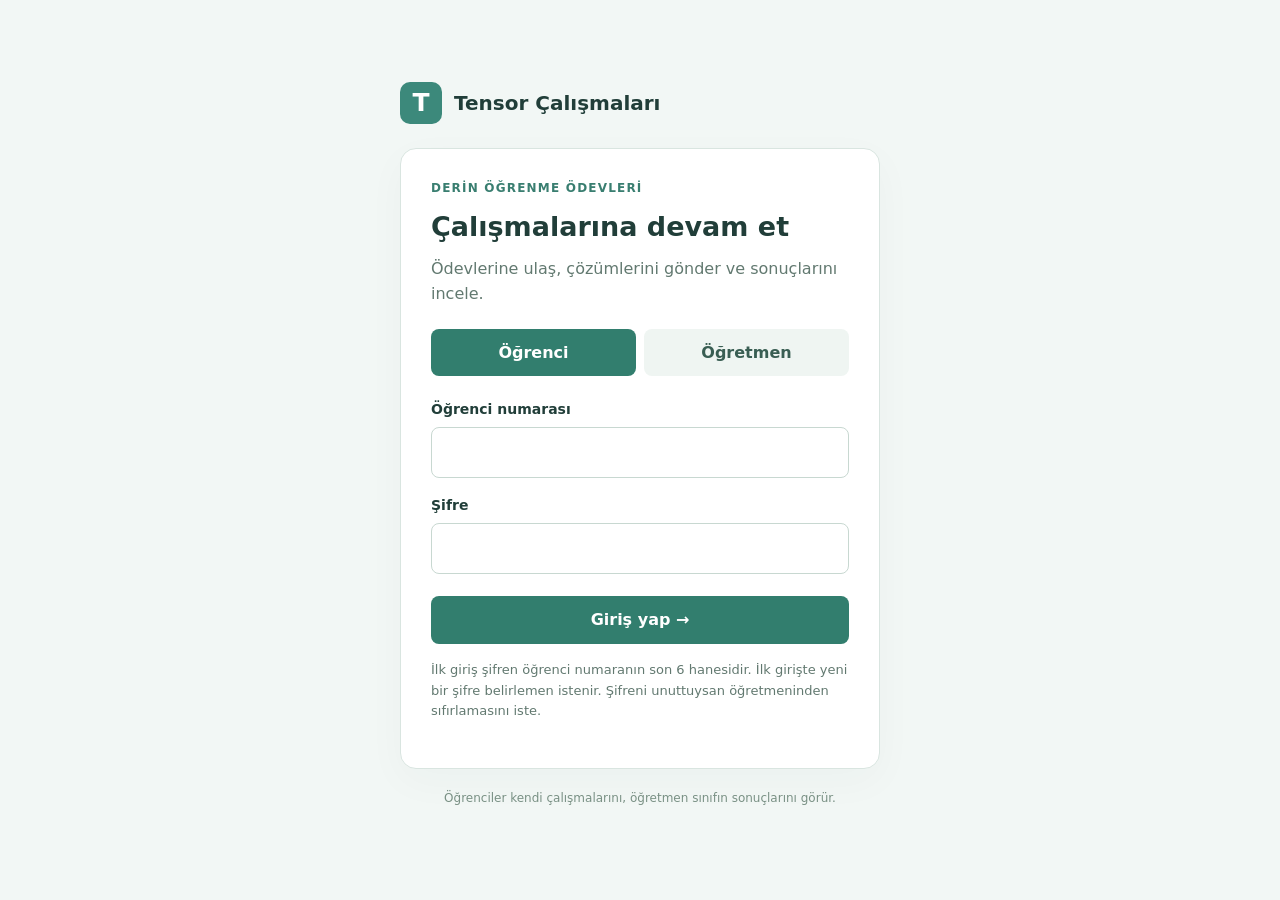
<file: index.html>
<!doctype html>
<html lang="tr">
<head>
  <meta charset="utf-8">
  <meta name="viewport" content="width=device-width, initial-scale=1">
  <meta name="theme-color" content="#f5f7f7">
  <title>Tensor Çalışmaları · Öğrenci</title>
  <link rel="stylesheet" href="./app.css">
  <link rel="stylesheet" href="./usage-guide.css">
  <link rel="stylesheet" href="./feedback.css">
</head>
<body>
  <div id="app" class="app-shell">
    <header class="topbar">
      <div class="brand"><span class="brand-mark" aria-hidden="true">T<span>·</span></span><span>Tensor <strong>Çalışmaları</strong></span></div>
      <div class="topbar-right"><span class="course-tag">DERİN ÖĞRENME</span><span class="avatar" aria-label="Deneme öğrenci hesabı">D</span></div>
    </header>

    <div class="preview-bar" aria-label="Öğretmen önizleme araçları" style="display:none">
      <div class="preview-title"><span class="preview-dot"></span><strong>Öğretmen önizlemesi</strong><span class="preview-separator"></span><span>Deneme hesabı · Kayıtlar bu tarayıcıda tutulur</span></div>
      <div class="preview-controls">
        <label class="switch-label" for="clipboard-toggle"><input id="clipboard-toggle" type="checkbox" checked><span class="switch-ui" aria-hidden="true"></span><span>Editörde kopyala/yapıştırı sınırla</span></label>
        <button id="reset-btn" class="toolbar-button danger" type="button">Denemeyi sıfırla</button>
      </div>
    </div>

    <div class="workspace">
      <aside class="sidebar" aria-label="Soru gezinmesi">
        <div class="sidebar-head"><p class="eyebrow">ÇALIŞMA PLANI</p><h2 id="sidebar-title">Ödev yükleniyor</h2><p id="sidebar-subtitle"></p></div>
        <div class="sidebar-progress"><div class="progress-top"><span>Tamamlanan</span><strong id="progress-count">0 / 10</strong></div><div class="progress-track"><span id="progress-fill"></span></div><div class="score-row" hidden><span>Toplam ödev puanı</span><strong><span id="score-value">—</span><small> / 100</small></strong></div></div>
        <p id="score-pending" class="score-pending">Notların öğretmenin yayımladığında görünür.</p>
        <nav id="task-nav" class="task-nav" aria-label="Sorular"></nav>
        <div class="sidebar-foot"><span class="sidebar-foot-icon">i</span><p>Yanıtların bu tarayıcıda saklanır. Sayfayı yenilesen de kaldığın yerden devam edebilirsin.</p></div>
      </aside>

      <main id="main" class="main-content" tabindex="-1">
        <div id="load-error" class="load-error" hidden></div>
        <details class="student-guide" id="student-guide" hidden></details>
        <nav id="available-homeworks" class="available-homeworks" aria-label="Aktif çalışmalarınız" hidden></nav>
        <section id="student-notifications" class="student-notifications" aria-label="Bildirimler" hidden></section>
        <section id="published-grades" class="published-grades" aria-label="Yayımlanan notlar" hidden></section>
        <section id="published-solutions" class="published-solutions" aria-label="Yayımlanan çözümler" hidden></section>
        <section id="assignment-empty" class="assignment-empty" aria-labelledby="assignment-empty-title" hidden>
          <div class="availability-symbol" aria-hidden="true">◷</div>
          <p id="assignment-empty-kicker" class="eyebrow"></p>
          <h1 id="assignment-empty-title"></h1>
          <p id="assignment-empty-message" class="empty-message"></p>
          <p id="assignment-empty-deadline" class="empty-deadline" hidden></p>
          <div id="assignment-empty-results" class="closed-results" hidden></div>
          <p id="assignment-empty-draft" class="empty-draft" hidden></p>
          <div id="assignment-empty-actions" class="empty-actions"></div>
          <p class="empty-footnote">Teslim tarihleri Türkiye saatine göre gösterilir.</p>
        </section>
        <div id="content" hidden>
          <div class="breadcrumb"><span>Çalışmanız</span><span class="chevron">›</span><strong id="crumb-task"></strong></div>
          <div class="lesson-header"><div><p class="eyebrow" id="lesson-kicker"></p><h1 id="lesson-title"></h1><p id="lesson-summary" class="lesson-summary"></p></div><div class="lesson-meta"><span id="time-label"></span><span id="task-count-label"></span></div></div>
          <section id="availability-banner" class="deadline-banner" aria-label="Ödev teslim durumu">
            <div><p id="availability-title" class="deadline-title"></p><p id="availability-deadline" class="deadline-date"></p></div>
            <div id="deadline-countdown" class="deadline-countdown" role="timer" aria-live="off" aria-label="Son gönderime kalan süre">
              <span><strong id="remaining-days">0</strong><small>gün</small></span>
              <span><strong id="remaining-hours">00</strong><small>saat</small></span>
              <span><strong id="remaining-minutes">00</strong><small>dakika</small></span>
              <span><strong id="remaining-seconds">00</strong><small>saniye</small></span>
            </div>
          </section>
          <p class="grading-note">Gönderimlerden sonra kaydın, tamamlanan soru sayısı ve kalan hakların görünür. Kişisel ek süreler dahil tüm gönderim süreleri bitince öğretmenin notları ve çözümleri ayrı ayrı yayımlayabilir; yayımlandığında bu sayfada bildirim görürsün. Notlar yayımlandığında yalnız toplam ödev puanın açılır. Soru bazında puan veya doğru / yanlış bilgisi gösterilmez.</p>
          <div class="research-note"><span class="note-icon" aria-hidden="true">✦</span><p id="research-note-text"></p></div>
          <div class="task-card"><div class="task-card-head"><div class="task-heading"><span id="task-kind" class="kind-pill"></span><span id="task-number" class="task-number"></span></div><span id="task-points" class="points-badge"></span></div><h2 id="task-title"></h2><div id="task-prompt" class="task-prompt"></div><div id="task-body"></div></div>
          <div class="bottom-nav"><button id="previous-btn" class="nav-button secondary" type="button">← Önceki soru</button><span id="task-position"></span><button id="next-btn" class="nav-button primary" type="button">Sonraki soru →</button></div>
        </div>
      </main>
    </div>
    <div id="toast" class="toast" role="status" aria-live="polite" hidden></div>
  </div>
  <script type="module" src="./app.js"></script>
</body>
</html>
</file>
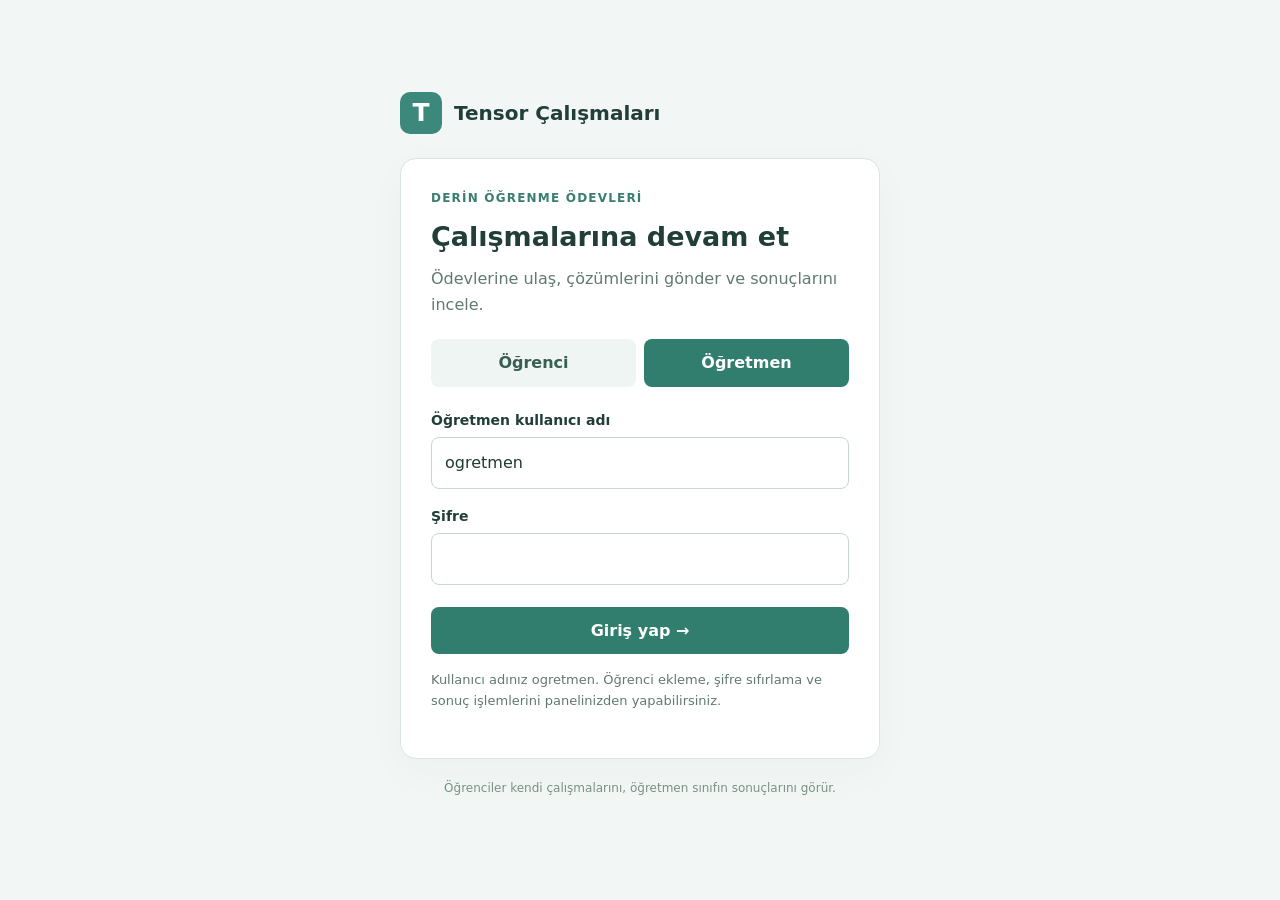
<file: teacher/index.html>
<!doctype html>
<html lang="tr">
<head>
  <meta charset="utf-8">
  <meta name="viewport" content="width=device-width, initial-scale=1">
  <meta name="theme-color" content="#f5f7f7">
  <title>Tensor Çalışmaları · Öğretmen Paneli</title>
  <link rel="stylesheet" href="./app.css">
  <link rel="stylesheet" href="../usage-guide.css">
</head>
<body>
  <header class="topbar">
    <div class="brand"><span class="brand-mark" aria-hidden="true">T<span>·</span></span><span>Tensor <strong>Çalışmaları</strong></span></div>
    <div class="topbar-right"><span class="course-tag">DERİN ÖĞRENME</span><button id="refresh-cloud" type="button" class="btn outline small" hidden>Yenile</button><a id="change-password" class="btn subtle small" href="../change-password.html" hidden>Şifre değiştir</a><button id="sign-out" type="button" class="btn subtle small" hidden>Çıkış yap</button><span class="avatar" aria-label="Öğretmen paneli">Ö</span></div>
  </header>
  <div id="mode-bar" class="preview-bar" style="display:none"><span class="preview-dot" aria-hidden="true"></span><strong>Yerel önizleme</strong><span class="preview-separator"></span><span>Kayıtlar bu tarayıcıda · Gerçek öğrenci hesabı yok</span></div>
  <div class="workspace">
    <aside class="sidebar">
      <div class="side-head"><p class="eyebrow">YÖNETİM ALANI</p><h2>Öğretmen paneli</h2><p>Dönem, ödev ve sonuçlar</p></div>
      <nav aria-label="Panel bölümleri" id="nav">
        <button type="button" data-tab="dashboard" class="nav-link active"><span>◫</span>Genel bakış</button>
        <button type="button" data-tab="students" class="nav-link"><span>♙</span>Öğrenciler</button>
        <button type="button" data-tab="assignments" class="nav-link"><span>▤</span>Ödevler</button>
        <button type="button" data-tab="results" class="nav-link"><span>▦</span>Sonuçlar</button>
        <button type="button" data-tab="feedback" class="nav-link"><span>◇</span>Geri bildirimler</button>
        <button type="button" data-tab="guide" class="nav-link"><span>?</span>Kullanım kılavuzu</button>
      </nav>
      <div class="side-foot">Bu panel yalnızca yerel inceleme içindir. İçerik onayı yayımlama işlemi değildir.</div>
    </aside>
    <main class="main-content" id="main" tabindex="-1">
      <div id="load-state" class="loading">Panel verileri yükleniyor…</div>
      <div id="panel" hidden>
        <div class="context-row"><label class="term-control">Dönem <select id="term-select" aria-label="Dönem seç"></select></label><button id="new-term" type="button" class="btn outline">+ Yeni dönem</button><button id="archive-term" type="button" class="btn subtle"></button><button id="student-preview" type="button" class="btn outline" hidden>Öğrenci görünümü</button></div>
        <div id="term-note" class="term-note"></div>
        <section id="view"></section>
      </div>
    </main>
  </div>
  <dialog id="dialog" class="app-dialog" aria-labelledby="dialog-title"><div class="dialog-head"><h2 id="dialog-title"></h2><button id="dialog-close" type="button" class="icon-button" aria-label="Kapat">×</button></div><div id="dialog-body"></div><div id="dialog-actions" class="dialog-actions"></div></dialog>
  <div id="toast" class="toast" role="status" aria-live="polite" hidden></div>
  <script type="module" src="./app.js"></script>
</body>
</html>
</file>
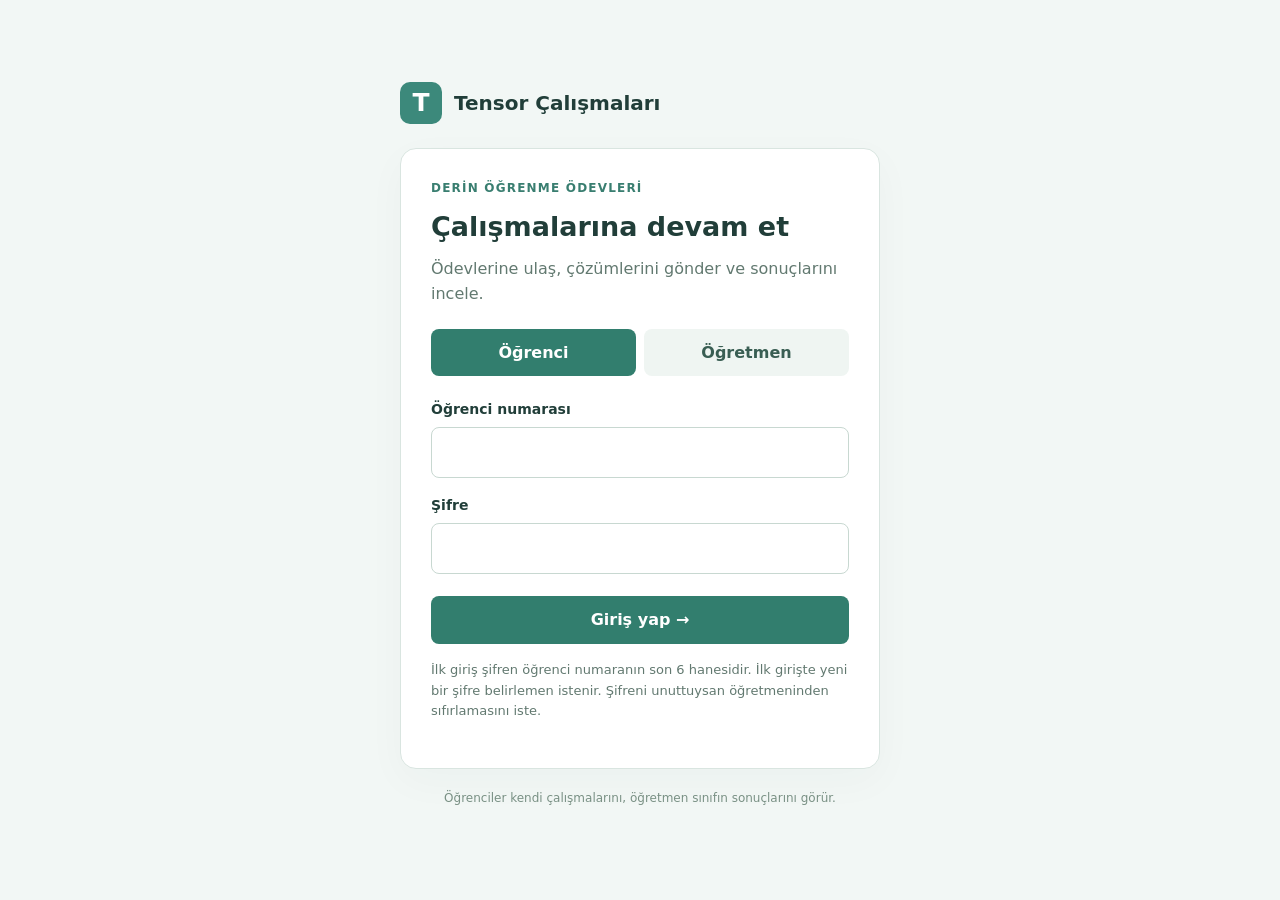
<file: change-password.html>
<!doctype html><html lang="tr"><head><meta charset="utf-8"><meta name="viewport" content="width=device-width,initial-scale=1"><title>Tensor Çalışmaları · Şifre değiştir</title><link rel="stylesheet" href="./auth.css"></head><body><main><div class="brand"><span class="mark">T</span>Tensor Çalışmaları</div><section class="card"><div class="eyebrow">HESABIN</div><h1>Yeni şifreni belirle</h1><p>En az 8 karakter kullan. Yeni şifren ilk giriş şifrenden farklı olmalı.</p><form id="password-form"><label for="new-password">Yeni şifre</label><input id="new-password" type="password" required minlength="8" maxlength="128" autocomplete="new-password"><label for="confirm-password">Yeni şifreyi tekrar yaz</label><input id="confirm-password" type="password" required minlength="8" maxlength="128" autocomplete="new-password"><button id="submit" class="primary" type="submit">Şifreyi kaydet ve devam et →</button></form><div id="status" class="status" role="status" hidden></div><button id="logout" class="secondary" type="button">Çıkış yap</button></section></main><script type="module" src="./auth-pages.js"></script></body></html>
</file>
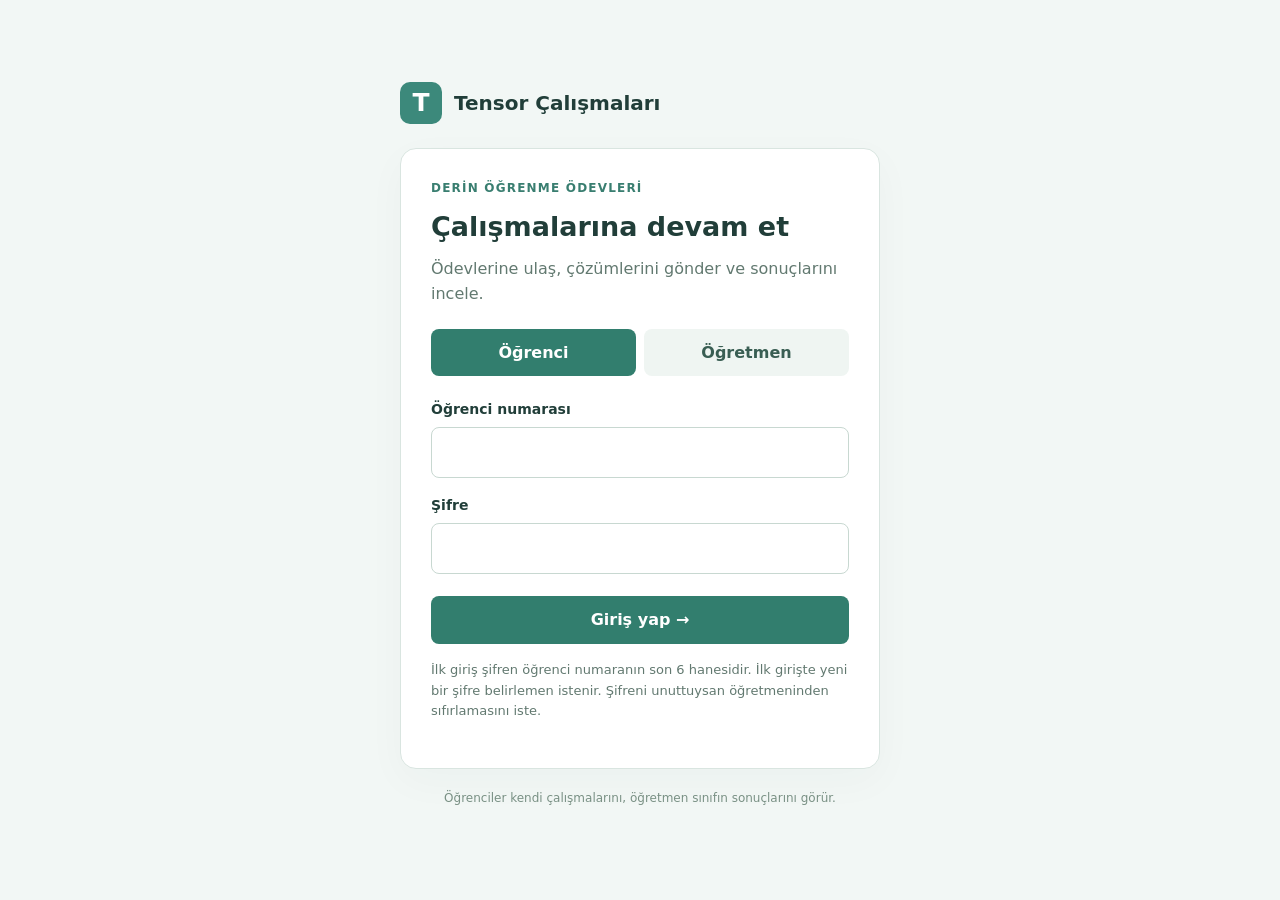
<file: login.html>
<!doctype html><html lang="tr"><head><meta charset="utf-8"><meta name="viewport" content="width=device-width,initial-scale=1"><title>Tensor Çalışmaları · Giriş</title><link rel="stylesheet" href="./auth.css"></head><body><main><div class="brand"><span class="mark">T</span>Tensor Çalışmaları</div><section class="card"><div class="eyebrow">DERİN ÖĞRENME ÖDEVLERİ</div><h1>Çalışmalarına devam et</h1><p>Ödevlerine ulaş, çözümlerini gönder ve sonuçlarını incele.</p><div class="tabs"><button id="student-tab" type="button" aria-pressed="true">Öğrenci</button><button id="teacher-tab" type="button" aria-pressed="false">Öğretmen</button></div><form id="login-form"><label for="identifier" id="identifier-label">Öğrenci numarası</label><input id="identifier" required autocomplete="username" inputmode="numeric" maxlength="20"><label for="password">Şifre</label><input id="password" type="password" required autocomplete="current-password"><button id="submit" class="primary" type="submit">Giriş yap →</button></form><p id="hint" class="help">İlk giriş şifren öğrenci numaranın son 6 hanesidir. İlk girişte yeni bir şifre belirlemen istenir. Şifreni unuttuysan öğretmeninden sıfırlamasını iste.</p><div id="status" class="status" role="status" hidden></div></section><p class="foot">Öğrenciler kendi çalışmalarını, öğretmen sınıfın sonuçlarını görür.</p></main><script type="module" src="./auth-pages.js"></script></body></html>
</file>
<file: app.css>
:root{font-family:Manrope,'DM Sans',system-ui,-apple-system,BlinkMacSystemFont,'Segoe UI',sans-serif;color:#142b36;background:#f5f7f7;font-synthesis:none}*{box-sizing:border-box}body{margin:0;min-width:320px}button,select,textarea{font:inherit}button{cursor:pointer}button:disabled{cursor:not-allowed;opacity:.48}button:focus-visible,select:focus-visible,textarea:focus-visible,input:focus-visible{outline:3px solid #61d4c1;outline-offset:2px}.app-shell{min-height:100vh}.topbar{height:68px;background:#fff;border-bottom:1px solid #e6ecee;display:flex;align-items:center;justify-content:space-between;padding:0 30px;gap:16px}.brand{display:flex;align-items:center;gap:12px;white-space:nowrap;color:#16343d;font-size:16px;font-weight:600;letter-spacing:-.04em}.brand strong{font-weight:800}.brand-mark{width:31px;height:31px;background:#0a887b;color:#fff;display:grid;place-items:center;border-radius:8px;font-size:20px;font-weight:800;letter-spacing:-.12em}.brand-mark span{color:#96eee0}.topbar-right{display:flex;align-items:center;gap:20px}.course-tag{font-size:10px;font-weight:800;letter-spacing:.15em;color:#748890}.avatar{width:32px;height:32px;background:#c9eee7;color:#087267;display:grid;place-items:center;border-radius:50%;font-size:13px;font-weight:800}.preview-bar{min-height:62px;background:#ecf6f3;border-bottom:1px solid #d2e8e1;padding:11px 26px;display:flex;justify-content:space-between;align-items:center;gap:14px 22px;flex-wrap:wrap}.preview-title,.preview-controls{display:flex;align-items:center;gap:12px;flex-wrap:wrap}.preview-title{font-size:11px;color:#55716b}.preview-title strong{font-size:12px;color:#0b6d60}.preview-dot{width:7px;height:7px;background:#22ac83;border-radius:50%;box-shadow:0 0 0 3px #c8e9df}.preview-separator{height:17px;width:1px;background:#b9d4cc}.preview-controls{gap:10px}.select-wrap{display:flex;align-items:center;gap:6px;color:#59756e;font-size:11px;font-weight:700}.select-wrap select{max-width:190px;padding:7px 27px 7px 9px;border:1px solid #bfd8d0;background:#fff;color:#15463d;border-radius:6px;font-weight:700;font-size:11px}.switch-label{display:flex;align-items:center;gap:7px;margin:0 4px;color:#496b63;font-size:11px;font-weight:600;cursor:pointer}.switch-label input{position:absolute;opacity:0;width:1px;height:1px}.switch-ui{position:relative;width:28px;height:16px;border-radius:15px;background:#bbcfc9;transition:.2s}.switch-ui:after{content:'';position:absolute;top:2px;left:2px;width:12px;height:12px;border-radius:50%;background:#fff;transition:.2s}.switch-label input:checked+.switch-ui{background:#0d9a84}.switch-label input:checked+.switch-ui:after{transform:translateX(12px)}.switch-label input:focus-visible+.switch-ui{outline:3px solid #61d4c1;outline-offset:3px}.toolbar-button{border:1px solid #bdd9d0;border-radius:6px;background:#fff;color:#266358;padding:7px 10px;font-size:11px;font-weight:800}.toolbar-button:hover{background:#f7fffc}.toolbar-button.danger{color:#9a5551}.workspace{display:grid;grid-template-columns:252px minmax(0,1fr);min-height:calc(100vh - 130px)}.sidebar{background:#fff;border-right:1px solid #e5ecec;display:flex;flex-direction:column}.sidebar-head{padding:30px 20px 21px}.eyebrow{margin:0 0 10px;color:#0c9b83;font-size:10px;font-weight:800;letter-spacing:.18em}.sidebar-head h2{margin:0;color:#1a3540;font-size:17px;letter-spacing:-.04em}.sidebar-head p:last-child{margin:6px 0 0;color:#8a9da3;font-size:11px;line-height:1.5}.sidebar-progress{padding:0 20px 22px;border-bottom:1px solid #edf1f2}.progress-top,.score-row{display:flex;justify-content:space-between;align-items:center;font-size:11px;color:#738b93;font-weight:700}.progress-top strong{color:#21434c}.progress-track{height:5px;background:#e7efef;border-radius:4px;overflow:hidden;margin:10px 0 18px}.progress-track span{display:block;height:100%;width:0;background:#14a88b;border-radius:4px;transition:width .25s}.score-row strong{color:#087969;font-size:19px;letter-spacing:-.05em}.score-row small{font-size:11px;color:#9ab0b3;letter-spacing:0}.task-nav{padding:19px 11px 24px;flex:1}.nav-group-label{margin:14px 10px 9px;color:#99aaad;font-size:10px;font-weight:800;letter-spacing:.12em}.task-link{width:100%;border:0;background:transparent;border-radius:8px;display:flex;align-items:center;gap:11px;min-height:40px;padding:7px 9px;text-align:left;color:#607984;font-size:12px;font-weight:700}.task-link:hover{background:#f2f7f7;color:#244b54}.task-link.active{background:#e7f5f1;color:#0b7568}.task-index{display:grid;place-items:center;flex:none;min-width:31px;height:23px;padding:0 3px;border:1px solid #d6e4e5;border-radius:6px;background:#fff;color:#738b92;font-size:10px;font-weight:800}.task-link.active .task-index{background:#0b947e;border-color:#0b947e;color:#fff}.task-link.done .task-index{border-color:#badfd5;color:#088473}.task-link-title{overflow:hidden;text-overflow:ellipsis;white-space:nowrap}.task-link-status{margin-left:auto;color:#0b9d82;font-size:13px}.sidebar-foot{display:flex;gap:9px;margin:0 17px 20px;padding:13px 11px;background:#f5f8f8;border-radius:7px;color:#8ca1a5}.sidebar-foot-icon{font-size:11px;display:grid;place-items:center;flex:none;width:16px;height:16px;border:1px solid #a7bcc0;border-radius:50%;font-weight:800}.sidebar-foot p{margin:0;font-size:10px;line-height:1.55}.main-content{width:100%;max-width:1240px;margin:0 auto;padding:28px clamp(24px,4.1vw,66px) 60px}.breadcrumb{display:flex;align-items:center;gap:10px;color:#9badb2;font-size:11px;font-weight:700}.breadcrumb strong{color:#4f717a}.chevron{font-size:17px;color:#bdcbcc}.lesson-header{display:flex;justify-content:space-between;gap:22px;align-items:flex-start;margin:31px 0 21px}.lesson-header .eyebrow{margin-bottom:8px}.lesson-header h1{font-size:clamp(23px,3vw,32px);letter-spacing:-.055em;line-height:1.2;margin:0;color:#13333c}.lesson-summary{max-width:740px;margin:11px 0 0;color:#708892;font-size:13px;line-height:1.75}.lesson-meta{display:flex;gap:7px;flex-wrap:wrap;justify-content:flex-end;flex:none;margin-top:4px}.lesson-meta span{border:1px solid #e1e9ea;border-radius:6px;background:#fff;color:#768f96;padding:8px 10px;font-size:11px;font-weight:700}.research-note{display:flex;align-items:flex-start;gap:12px;padding:14px 17px;margin:0 0 23px;border:1px solid #f0e8c8;background:#fffcf0;border-radius:8px;color:#806f40}.research-note .note-icon{font-size:17px;color:#ccac4e;line-height:1.1}.research-note p{margin:0;font-size:11px;line-height:1.65}.task-card{background:#fff;border:1px solid #e2e9ea;border-radius:10px;box-shadow:0 6px 22px rgba(31,74,79,.035);overflow:hidden;padding:26px 28px 28px}.task-card-head{display:flex;align-items:center;justify-content:space-between;gap:12px}.task-heading{display:flex;align-items:center;gap:10px}.kind-pill{background:#e8f6f2;color:#0b8b76;padding:6px 9px;border-radius:5px;text-transform:uppercase;letter-spacing:.08em;font-weight:800;font-size:10px}.kind-pill.choice{background:#ebf0fb;color:#596ba2}.task-number{font-size:11px;font-weight:800;color:#93a5aa}.points-badge{font-size:11px;font-weight:800;color:#6b8790;background:#f3f7f8;padding:6px 9px;border-radius:5px}.task-card h2{font-size:21px;letter-spacing:-.045em;margin:17px 0 12px;color:#173740}.task-prompt{color:#526d76;font-size:13px;line-height:1.75}.task-prompt p{margin:0 0 10px}.task-prompt code{font-family:'SFMono-Regular',Consolas,monospace;background:#eef4f4;border-radius:3px;padding:1px 4px;color:#0e6e64}.task-prompt ul{margin:7px 0 16px;padding-left:20px}.task-prompt li{margin:5px 0}.task-prompt pre{white-space:pre-wrap}.exercise-divider{height:1px;background:#ebf0f0;margin:24px 0 20px}.editor-label,.answer-label{display:flex;align-items:center;justify-content:space-between;gap:10px;margin-bottom:10px;font-size:11px;font-weight:800;color:#334e55}.editor-label span:last-child{color:#a4b2b5;font-weight:700}.editor-frame{border:1px solid #263c49;border-radius:8px;overflow:hidden;background:#142632}.editor-top{height:34px;background:#1d3340;border-bottom:1px solid #2a4350;color:#9fb7bc;display:flex;justify-content:space-between;align-items:center;padding:0 14px;font:11px 'SFMono-Regular',Consolas,monospace}.editor-dots{display:flex;gap:5px}.editor-dots span{height:6px;width:6px;border-radius:50%;background:#5b7780}.code-editor{display:block;width:100%;min-height:320px;resize:vertical;border:0;background:#142632;color:#e8f3ee;padding:16px 18px;line-height:1.7;font:12px/1.7 'SFMono-Regular',Consolas,'Liberation Mono',monospace;tab-size:4;outline:none}.code-editor:focus{box-shadow:inset 0 0 0 2px #3aa68d}.editor-actions{display:flex;align-items:center;gap:8px;flex-wrap:wrap;margin-top:15px}.action-button{border:0;border-radius:6px;padding:11px 16px;font-size:12px;font-weight:800;display:inline-flex;align-items:center;justify-content:center;gap:7px}.action-button.run{background:#e8f4f2;color:#087968}.action-button.run:hover{background:#d9eee9}.action-button.grade{background:#0d9b83;color:#fff}.action-button.grade:hover{background:#077f6c}.action-button.choice-submit{background:#0d9b83;color:#fff}.attempt-hint{font-size:11px;color:#8ca1a6;line-height:1.5;margin-left:auto}.attempt-hint strong{color:#42636b}.output-panel{margin-top:18px;border:1px solid #dce6e6;border-radius:7px;overflow:hidden}.output-head{padding:10px 13px;background:#f4f7f7;display:flex;justify-content:space-between;align-items:center;color:#607982;font-size:11px;font-weight:800}.output-head span:last-child{font-weight:600;color:#92a4a9}.output-body{background:#fdfefe;min-height:68px;padding:12px 14px;white-space:pre-wrap;word-break:break-word;font:11px/1.6 'SFMono-Regular',Consolas,monospace;color:#405d65;margin:0}.output-body.error{color:#ad5650}.output-body.empty{font-family:inherit;color:#9eafb2}.feedback-panel{margin-top:18px;border-radius:7px;padding:16px;border:1px solid #d7e9df;background:#f5fbf6}.feedback-panel.fail{border-color:#f1dcd8;background:#fff9f7}.feedback-title{margin:0 0 8px;font-size:13px;color:#176b59;font-weight:800}.feedback-panel.fail .feedback-title{color:#a45f52}.feedback-text{margin:0;color:#4f6a63;font-size:11px;line-height:1.65}.feedback-panel.fail .feedback-text{color:#806c68}.check-list{list-style:none;margin:12px 0 0;padding:0;border-top:1px solid #dcebe2}.check-list li{padding:8px 0;border-bottom:1px solid #e1eee6;display:flex;gap:9px;justify-content:space-between;color:#496961;font-size:11px}.check-list li:last-child{border-bottom:0}.check-list .check-fail{color:#9a6056}.check-list .check-points{white-space:nowrap;font-weight:800}.question-options{display:grid;gap:9px;margin:19px 0 0;padding:0;border:0;min-width:0}.option{display:flex;align-items:flex-start;gap:11px;border:1px solid #e1e9ea;background:#fff;border-radius:7px;padding:13px 15px;cursor:pointer;color:#45636c;font-size:12px;line-height:1.6}.option:hover{border-color:#9fcec2;background:#fbfefd}.option.selected{border-color:#0d9b83;background:#f1faf6;color:#244e47}.option.locked{cursor:default}.option.correct{border-color:#78bd9c;background:#f0faf2}.option.incorrect{border-color:#dfaaa1;background:#fdf4f1}.option input{position:absolute;opacity:0;width:1px;height:1px}.option input:focus-visible+.option-letter{outline:3px solid #61d4c1;outline-offset:2px}.option-letter{display:grid;place-items:center;flex:none;width:23px;height:23px;border:1px solid #d0dfdf;border-radius:5px;color:#7a9297;font-size:10px;font-weight:800}.option.selected .option-letter,.option.correct .option-letter{background:#0d9b83;border-color:#0d9b83;color:#fff}.option.incorrect .option-letter{background:#cf786e;border-color:#cf786e;color:#fff}.choice-confirm{margin-top:16px;border:1px solid #f1e2ad;background:#fffbec;border-radius:7px;padding:13px 15px;color:#756743;font-size:11px;line-height:1.6}.choice-confirm strong{color:#6b582f}.choice-confirm-actions{display:flex;gap:8px;align-items:center;flex-wrap:wrap;margin-top:10px}.text-button{border:1px solid #d9dfd6;background:#fff;color:#63746b;border-radius:5px;padding:8px 11px;font-size:11px;font-weight:800}.choice-result{margin-top:17px}.bottom-nav{display:flex;justify-content:space-between;align-items:center;margin:22px 0;gap:12px}.bottom-nav>span{font-size:11px;color:#9aadb1;font-weight:700}.nav-button{border-radius:6px;padding:10px 14px;font-size:11px;font-weight:800;border:1px solid #dce7e7;background:#fff;color:#648087}.nav-button.primary{border-color:#1c8f7a;color:#0b846f}.nav-button:hover:not(:disabled){background:#edf8f4}.load-error{padding:20px;background:#fff6f4;color:#a45349;border:1px solid #f3d9d2;border-radius:8px;font-size:13px;line-height:1.6}.toast{position:fixed;right:22px;bottom:20px;z-index:20;max-width:min(390px,calc(100vw - 40px));background:#213e47;color:#fff;border-radius:7px;padding:11px 15px;box-shadow:0 8px 28px #213e4730;font-size:11px;line-height:1.5}.toast.warning{background:#855b35}.status-inline{display:inline-flex;align-items:center;gap:7px;color:#6f8a91;font-size:11px}.status-dot{width:7px;height:7px;background:#a9c0c2;border-radius:50%}.status-dot.ready{background:#0fab8b}.status-dot.busy{background:#dcb356;animation:pulse 1s infinite}@keyframes pulse{50%{opacity:.3}}@media(max-width:1050px){.workspace{grid-template-columns:210px minmax(0,1fr)}.sidebar-head,.sidebar-progress{padding-left:15px;padding-right:15px}.main-content{padding-left:28px;padding-right:28px}.lesson-header{display:block}.lesson-meta{justify-content:flex-start;margin-top:16px}}@media(max-width:720px){.topbar{height:56px;padding:0 16px}.course-tag{display:none}.preview-bar{padding:10px 16px}.preview-title{gap:7px}.preview-title span:last-child{font-size:10px}.preview-controls{width:100%;gap:8px}.switch-label{order:5;width:100%;margin:5px 0}.workspace{display:block}.sidebar{border-right:0;border-bottom:1px solid #e3ecec}.sidebar-head,.sidebar-foot{display:none}.sidebar-progress{display:grid;grid-template-columns:minmax(0,1fr) auto;gap:7px 14px;padding:10px 16px 9px}.sidebar-progress .progress-top{grid-column:1;grid-row:1}.sidebar-progress .score-row{grid-column:2;grid-row:1;gap:6px}.sidebar-progress .score-row strong{font-size:15px}.sidebar-progress .progress-track{grid-column:1/-1;grid-row:2;margin:0 0 2px}.task-nav{padding:9px 12px;display:flex;gap:5px;overflow-x:auto}.nav-group-label{display:none}.task-link{flex:none;width:auto;min-height:40px;padding:5px 6px;gap:5px}.task-link-title,.task-link-status{display:none}.task-index{min-width:40px;height:30px;padding:0 3px}.main-content{padding:20px 16px 40px}.lesson-header{margin:20px 0}.task-card{padding:18px 17px}.code-editor{min-height:270px;font-size:11px}.attempt-hint{width:100%;margin-left:0}.breadcrumb{font-size:10px}}

.grading-note{font-size:12px;color:#58716f;line-height:1.6;margin:0 0 14px}.task-prompt code,.option code{font-family:ui-monospace,monospace}



.reset-dialog{border:1px solid #dce6e6;border-radius:12px;max-width:min(460px,90vw);padding:25px;color:#173740}.reset-dialog::backdrop{background:#142b3666}.reset-dialog h2{font-size:20px;margin-top:0}.reset-dialog p{font-size:14px;line-height:1.7}

.toolbar-button.teacher-return{background:#0b7568;color:#fff;border-color:#0b7568;text-decoration:none}.toolbar-button.teacher-return:hover{background:#095e54}
.available-homeworks{display:flex;gap:8px;flex-wrap:wrap;margin:0 0 24px}.available-homeworks .nav-button{white-space:normal;text-align:left;line-height:1.5}.available-homeworks [aria-current="page"]{background:#e7f5f1;border-color:#8fc6b7;color:#0b7568}

[hidden]{display:none!important}
.deadline-banner{display:flex;align-items:center;justify-content:space-between;gap:18px;flex-wrap:wrap;margin:0 0 18px;padding:18px 20px;border:1px solid #cbe4dc;border-radius:10px;background:#edf8f3}
.deadline-title{margin:0 0 6px;font-size:13px;font-weight:800;color:#167562}
.deadline-date{margin:0;font-size:11px;line-height:1.6;color:#53776d}
.deadline-countdown{display:flex;gap:7px;font-variant-numeric:tabular-nums}
.deadline-countdown>span{display:flex;flex-direction:column;align-items:center;min-width:52px;padding:8px 10px;background:#ffffffb8;border:1px solid #d6e9e1;border-radius:7px}
.deadline-countdown strong{font-size:21px;line-height:1.2;color:#175a4d}
.deadline-countdown small{margin-top:4px;font-size:9px;color:#69867d}
.deadline-urgent{background:#fff8e9;border-color:#eed8a5}
.deadline-urgent .deadline-title,.deadline-urgent .deadline-countdown strong{color:#91651e}
.deadline-urgent .deadline-date{color:#897247}
.deadline-urgent .deadline-countdown>span{border-color:#efe0bc}
.workspace.assignment-unavailable{display:block;min-height:calc(100vh - 130px)}
.assignment-unavailable .sidebar{display:none}
.assignment-unavailable .main-content{max-width:910px;padding-top:60px}
.assignment-empty{padding:40px clamp(22px,5vw,62px);border:1px solid #dfe8e7;border-radius:16px;background:#fff;box-shadow:0 12px 35px #21474a05;text-align:center}
.availability-symbol{display:grid;place-items:center;width:62px;height:62px;margin:0 auto 24px;border-radius:18px;background:#edf5f2;color:#52867a;font-size:33px}
.assignment-empty h1{margin:12px 0 16px;font-size:clamp(24px,3.5vw,32px);line-height:1.3;letter-spacing:-.045em;color:#23444c}
.empty-message{max-width:530px;margin:0 auto;color:#6a8188;font-size:14px;line-height:1.85}
.empty-deadline{margin:24px 0 0;color:#886943;font-size:12px;line-height:1.7}
.empty-actions{display:flex;flex-wrap:wrap;justify-content:center;gap:10px;margin:28px 0 0}
.empty-footnote{margin:22px 0 0;font-size:10px;color:#98a9ac}
.closed-results{margin:26px auto 0;max-width:460px;padding:20px;border:1px solid #dfeae7;background:#f6faf8;border-radius:9px}
.closed-results p{margin:8px 0 0;font-size:11px;line-height:1.7;color:#70877f}
.closed-results .closed-result-label{margin:0 0 10px;color:#5f7b72;font-size:11px;font-weight:700}
.closed-score{font-size:22px;color:#2a6656}
.empty-draft{padding:14px;margin:22px 0 0;background:#fff8e9;border:1px solid #eddcaf;border-radius:8px;font-size:12px;line-height:1.8;color:#876c3d;text-align:left}
@media(max-width:720px){.assignment-unavailable .main-content{padding-top:26px}.assignment-empty{padding:30px 20px}.deadline-banner{padding:15px}.deadline-countdown{gap:6px}.deadline-countdown>span{min-width:48px}.deadline-countdown strong{font-size:19px}}

/* Submission receipts communicate saved work without correctness colors. */
.submission-receipt{margin-top:18px;padding:16px;border:1px solid #dce5e9;border-radius:7px;background:#f7f9fb;color:#526773}
.submission-receipt h3{margin:0 0 8px;font-size:13px;color:#334e60}
.submission-receipt p{margin:0;font-size:12px;line-height:1.65}
.published-solutions{margin:0 0 24px;padding:22px;border:1px solid #dce5e9;border-radius:10px;background:#fff}
.published-solutions>h2{font-size:21px;margin:0 0 9px}.published-solutions>p{font-size:13px;color:#607982;line-height:1.6}
.published-homework{margin-top:14px;border:1px solid #dce5e9;border-radius:7px;overflow:hidden}.published-homework>summary{padding:16px;cursor:pointer;font-weight:700;font-size:14px;background:#f7f9fb}
.published-solution{padding:18px;border-top:1px solid #e3eaed;font-size:13px;line-height:1.7}.published-solution h3{margin:0 0 12px;font-size:15px}.published-solution p{white-space:pre-wrap}
.solution-code{white-space:pre-wrap;overflow-wrap:anywhere;padding:16px;background:#142632;color:#e8f3ee;border-radius:7px;font:12px/1.7 'SFMono-Regular',Consolas,monospace}
.task-link.done .task-link-status{color:#647a88}.task-link.done .task-index{background:#eef2f5;color:#526773}
.score-pending{margin:0;padding:0 22px 16px;color:#6b7e89;font-size:11px;line-height:1.6}@media(max-width:720px){.score-pending{padding:0 16px 8px}}
.student-notifications,.published-grades{margin:0 0 24px;padding:22px;border:1px solid #dce5e9;border-radius:10px;background:#fff}.student-notifications>h2,.published-grades>h2{margin:0 0 15px;font-size:21px}.publication-notification,.published-grade{padding:16px 0;border-top:1px solid #e3eaed;font-size:13px;line-height:1.7}.publication-notification h3,.published-grade h3{margin:0 0 8px;font-size:15px}.publication-notification p,.published-grade p{margin:7px 0}.publication-date{color:#768893;font-size:11px}.publication-notification a{display:inline-block;margin-top:6px;text-decoration:none}.published-total{font-weight:700;font-size:17px}.score-row[hidden]{display:none}
</file>
<file: usage-guide.css>
.student-guide{margin:0 0 24px;border:1px solid #cddfdb;border-radius:10px;background:#fff;overflow:hidden}
.student-guide>summary{display:flex;align-items:center;gap:13px;padding:17px 19px;cursor:pointer;list-style:none;background:#f0f7f4;color:#205e52}
.student-guide>summary::-webkit-details-marker{display:none}
.student-guide>summary:hover{background:#e8f3ee}
.student-guide>summary:focus-visible{outline:3px solid #229e88;outline-offset:-3px}
.guide-icon{display:grid;place-items:center;flex:none;width:32px;height:32px;border:1px solid #a9d3c6;border-radius:9px;background:#fff;font-size:19px;font-weight:800}
.guide-summary{display:grid;gap:4px;min-width:0}
.guide-summary strong{font-size:14px;font-weight:800}
.guide-summary>span{font-size:12px;line-height:1.6;color:#54796e}
.guide-toggle{margin-left:auto;flex:none;font-size:23px;line-height:1}
.guide-toggle::before{content:'+'}
.student-guide[open] .guide-toggle::before{content:'−'}
.student-guide[open]>summary{border-bottom:1px solid #d7e6df}
.guide-body{padding:21px}
.guide-rules{display:grid;grid-template-columns:repeat(3,minmax(0,1fr));gap:10px;margin-bottom:22px}
.guide-rules>span{display:flex;flex-direction:column;gap:5px;padding:12px;border-radius:7px;background:#f4f8f7;color:#607c73;font-size:11px;line-height:1.5}
.guide-rules strong{font-size:16px;color:#176b59}
.guide-sections{display:grid;grid-template-columns:repeat(2,minmax(0,1fr));gap:22px 28px}
.guide-sections section{min-width:0}
.guide-sections h2{margin:0 0 10px;font-size:14px;line-height:1.6;color:#244a42}
.guide-sections p{margin:0 0 10px;font-size:12px;line-height:1.85;color:#536f68}
.guide-sections p:last-child{margin-bottom:0}
.guide-sections strong{color:#244a42}
.guide-sections .guide-deadline{padding:15px;border:1px solid #ecdfbd;border-radius:8px;background:#fffcf3}
@media(max-width:900px){.guide-sections{grid-template-columns:1fr;gap:20px}.guide-sections section+section{border-top:1px solid #e4ece8;padding-top:18px}.guide-sections .guide-deadline{border:1px solid #ecdfbd;padding:15px}}
@media(max-width:480px){.student-guide>summary{padding:14px 12px;gap:10px}.guide-body{padding:16px}.guide-rules{grid-template-columns:1fr;gap:6px}.guide-rules>span{flex-direction:row;align-items:baseline;gap:10px}.guide-rules strong{font-size:14px}.guide-summary>span{font-size:11px}}
.guide-sections p{white-space:pre-line;overflow-wrap:anywhere}
.guide-summary,.guide-rules{overflow-wrap:anywhere}
</file>
<file: feedback.css>
.student-feedback-dialog{width:min(690px,calc(100vw - 28px));max-height:90vh;padding:0;border:1px solid #dce7e4;border-radius:15px;color:#26444c;box-shadow:0 24px 75px #183c4433}
.student-feedback-dialog::backdrop{background:#183a4677}
.student-feedback-head,.student-feedback-foot{display:flex;align-items:center;justify-content:space-between;gap:15px;padding:18px 24px;background:#fff}
.student-feedback-head{border-bottom:1px solid #e2ece8}.student-feedback-head h2{margin:0;font-size:21px;letter-spacing:-.025em}
.student-feedback-close{border:0;background:transparent;color:#6d888b;font-size:26px;cursor:pointer}
.student-feedback-body{padding:0 24px 24px;overflow:auto;max-height:calc(90vh - 140px)}
.student-feedback-foot{border-top:1px solid #e2ece8}.student-feedback-field{display:flex;flex-direction:column;gap:8px;margin-top:18px;font-size:13px;font-weight:750}
.student-feedback-field input,.student-feedback-field select,.student-feedback-field textarea{width:100%;min-width:0;padding:12px;border:1px solid #d6e3df;border-radius:7px;background:#fff;color:#2a454d;font:inherit;font-size:14px;line-height:1.6}
.student-feedback-field textarea{font-family:inherit;resize:vertical;min-height:130px;line-height:1.7}
.student-feedback-field input:focus,.student-feedback-field select:focus,.student-feedback-field textarea:focus{outline:2px solid #76cbb3;outline-offset:2px}
.student-feedback-help,.student-feedback-meta{font-size:12px;line-height:1.75;color:#6c8388;margin:12px 0}
.student-feedback-count{text-align:right;font-size:11px;color:#78918d;margin:7px 0}.student-feedback-error{color:#a34036;font-size:13px;line-height:1.7;white-space:pre-wrap}
.student-feedback-error:empty{display:none}.student-feedback-notice,.student-feedback-success{font-size:13px;line-height:1.7;padding:12px 15px;border-radius:8px;margin:16px 0;background:#fff7e6;color:#876425;border:1px solid #eee0bd}
.student-feedback-success{background:#edf9f1;border-color:#cce7d7;color:#22674d}
.student-feedback-history{margin-top:30px;border-top:1px solid #e0eae5;padding-top:18px}.student-feedback-history h3{font-size:16px;margin:0 0 15px}
.student-feedback-item{border:1px solid #dfe8e4;border-radius:10px;padding:16px;margin-top:12px;background:#fbfdfc}
.student-feedback-item-top{display:flex;align-items:flex-start;gap:10px;justify-content:space-between;font-size:13px}.student-feedback-status{font-size:11px;font-weight:750;white-space:nowrap;border-radius:20px;padding:4px 9px;background:#fff1d7;color:#886016}
.student-feedback-status.reviewing{background:#e6f2fc;color:#346d96}.student-feedback-status.resolved{background:#e4f3e9;color:#38714e}
.student-feedback-message{font-size:13px;line-height:1.8;color:#38565a;white-space:pre-wrap;overflow-wrap:anywhere;margin:8px 0 0}
.student-feedback-reply{margin-top:16px;padding:14px 16px;border-left:3px solid #4da58e;border-radius:0 8px 8px 0;background:#edf7f2}.student-feedback-reply h4{font-size:13px;margin:0;color:#216956}.student-feedback-reply .student-feedback-meta{margin:10px 0 0}
.student-feedback-dialog[data-sending] .student-feedback-close{opacity:.5;cursor:wait}
@media(max-width:540px){.student-feedback-head,.student-feedback-foot{padding:16px}.student-feedback-body{padding:0 16px 20px}.student-feedback-item-top{flex-wrap:wrap}}
</file>
<file: teacher/app.css>
:root{font-family:Manrope,'DM Sans',system-ui,-apple-system,BlinkMacSystemFont,'Segoe UI',sans-serif;color:#173740;background:#f5f7f7;font-synthesis:none}*{box-sizing:border-box}body{margin:0;min-width:320px}button,input,select,textarea{font:inherit}button{cursor:pointer}button:disabled{cursor:not-allowed;opacity:.5}button:focus-visible,input:focus-visible,select:focus-visible,textarea:focus-visible{outline:3px solid #61d4c1;outline-offset:2px}.topbar{height:68px;background:#fff;border-bottom:1px solid #e6ecee;display:flex;align-items:center;justify-content:space-between;padding:0 30px;gap:16px}.brand{display:flex;align-items:center;gap:12px;white-space:nowrap;color:#16343d;font-size:16px;font-weight:600;letter-spacing:-.04em}.brand strong{font-weight:800}.brand-mark{width:31px;height:31px;background:#0a887b;color:#fff;display:grid;place-items:center;border-radius:8px;font-size:20px;font-weight:800;letter-spacing:-.12em}.brand-mark span{color:#96eee0}.topbar-right{display:flex;align-items:center;gap:20px}.course-tag{font-size:10px;font-weight:800;letter-spacing:.15em;color:#748890}.avatar{width:32px;height:32px;background:#c9eee7;color:#087267;display:grid;place-items:center;border-radius:50%;font-size:13px;font-weight:800}.preview-bar{min-height:45px;background:#ecf6f3;border-bottom:1px solid #d2e8e1;padding:11px 30px;display:flex;align-items:center;gap:11px;color:#55716b;font-size:11px}.preview-bar strong{color:#0b6d60}.preview-dot{width:7px;height:7px;background:#22ac83;border-radius:50%;box-shadow:0 0 0 3px #c8e9df}.preview-separator{height:16px;width:1px;background:#b9d4cc}.workspace{display:grid;grid-template-columns:235px minmax(0,1fr);min-height:calc(100vh - 113px)}.sidebar{background:#fff;border-right:1px solid #e5ecec;display:flex;flex-direction:column}.side-head{padding:32px 22px 28px}.eyebrow{margin:0 0 10px;color:#0c9b83;font-size:10px;font-weight:800;letter-spacing:.18em}.side-head h2{margin:0;font-size:18px;letter-spacing:-.04em}.side-head p:last-child{margin:7px 0 0;color:#8a9da3;font-size:11px}.sidebar nav{padding:0 11px;flex:1}.nav-link{display:flex;align-items:center;gap:12px;width:100%;padding:12px;border:0;background:transparent;border-radius:8px;color:#607984;text-align:left;font-size:12px;font-weight:800}.nav-link span{width:22px;text-align:center;font-size:16px}.nav-link:hover{background:#f2f7f7}.nav-link.active{background:#e7f5f1;color:#0b7568}.side-foot{margin:20px 17px;padding:13px;background:#f5f8f8;border-radius:7px;color:#8ca1a5;font-size:10px;line-height:1.6}.main-content{width:100%;max-width:1440px;margin:0 auto;padding:28px clamp(24px,4vw,60px) 64px;min-width:0}.loading,.error-box{padding:20px;border:1px solid #dfe9e7;border-radius:9px;background:#fff;color:#64817d;font-size:13px;line-height:1.6}.error-box{border-color:#f1d6d2;background:#fff8f6;color:#a25149}.context-row{display:flex;align-items:center;gap:10px;flex-wrap:wrap}.term-control{display:flex;align-items:center;gap:10px;color:#627e84;font-size:11px;font-weight:800}.term-control select{min-width:220px}.term-note{margin:12px 0 28px;color:#688581;font-size:11px}.term-note.demo{color:#876f45}.page-heading{display:flex;align-items:flex-start;justify-content:space-between;gap:20px;margin-bottom:22px}.page-heading h1{font-size:clamp(24px,3vw,31px);margin:0;letter-spacing:-.055em}.page-heading p{max-width:650px;color:#738b91;font-size:12px;line-height:1.65;margin:8px 0 0}.actions,.row-actions,.card-actions{display:flex;align-items:center;gap:8px;flex-wrap:wrap}.btn{border:1px solid transparent;border-radius:7px;padding:9px 13px;min-height:36px;background:#0d9b83;color:#fff;font-size:11px;font-weight:800;line-height:1.3}.btn:hover:not(:disabled){filter:brightness(.95)}.btn.outline{background:#fff;border-color:#bdd9d0;color:#17695e}.btn.subtle{background:#eef5f3;color:#466e65}.btn.warn{background:#fff8f1;border-color:#efd6bb;color:#945b37}.btn.danger{background:#fff7f5;border-color:#efcdc8;color:#a44f48}.btn.small{padding:7px 9px;min-height:30px;font-size:10px}select,input,textarea{border:1px solid #d7e3e2;border-radius:7px;background:#fff;color:#24444d;padding:9px 11px;font-size:12px}textarea{resize:vertical;line-height:1.6}input[type=search]{min-width:220px}.toolbar{display:flex;gap:9px;align-items:center;flex-wrap:wrap;margin:0 0 16px}.toolbar .grow{flex:1}.card,.stat-card{background:#fff;border:1px solid #e2e9ea;border-radius:10px;box-shadow:0 6px 22px rgba(31,74,79,.03)}.card{padding:22px;margin-bottom:16px}.card h2,.card h3{margin:0 0 8px;letter-spacing:-.035em}.card p{color:#70888e;font-size:12px;line-height:1.7}.stats{display:grid;grid-template-columns:repeat(4,minmax(0,1fr));gap:13px;margin-bottom:22px}.stat-card{padding:20px}.stat-card span{color:#80969a;font-size:11px;font-weight:800}.stat-card strong{display:block;margin:10px 0 5px;color:#0b7568;font-size:29px;letter-spacing:-.06em}.stat-card small{color:#91a4a8;font-size:10px}.grid-2{display:grid;grid-template-columns:repeat(2,minmax(0,1fr));gap:16px}.section-label{font-size:11px;font-weight:800;letter-spacing:.09em;color:#95a9ac;margin:24px 0 11px}.table-wrap{width:100%;overflow-x:auto;border:1px solid #e2e9ea;border-radius:10px;background:#fff}.data-table{width:100%;min-width:690px;border-collapse:collapse;font-size:11px;text-align:left}.data-table th{padding:13px 16px;background:#f6f9f8;color:#7d9699;font-size:10px;text-transform:uppercase;letter-spacing:.08em;white-space:nowrap}.data-table td{padding:13px 16px;border-top:1px solid #edf1f1;color:#47666e;vertical-align:middle}.data-table td strong{color:#264a52}.data-table tr:hover td{background:#fcfefd}.status{display:inline-block;border-radius:99px;padding:5px 8px;background:#edf6f3;color:#17816e;font-size:10px;font-weight:800;white-space:nowrap}.status.pending{background:#fff6e8;color:#9c7040}.status.muted{background:#edf1f2;color:#7b9499}.status.blue{background:#eff3fb;color:#6075a8}.empty{padding:32px;text-align:center;color:#8ba1a4;font-size:12px}.help{color:#879da1;font-size:11px;line-height:1.6}.notice{padding:13px 15px;border:1px solid #e6eccc;background:#fbfdf2;border-radius:8px;color:#6e7d4a;font-size:11px;line-height:1.6;margin:0 0 16px}.notice.warning{border-color:#f0e2c1;background:#fffcf3;color:#8b7248}.assignment-header{display:flex;justify-content:space-between;align-items:flex-start;gap:15px}.assignment-header h2{margin:4px 0 6px}.assignment-meta{font-size:11px;color:#84999b}.form-tabs{display:flex;gap:6px;flex-wrap:wrap;margin:16px 0}.form-tabs button{border:1px solid #d9e7e3;border-radius:6px;background:#fff;color:#66847d;padding:8px 13px;font-size:11px;font-weight:800}.form-tabs button.active{background:#e7f5f1;color:#0b7568;border-color:#a8d4c8}.question-nav{display:flex;gap:6px;flex-wrap:wrap;margin:16px 0 20px}.question-nav button{min-width:45px;border:1px solid #d9e4e3;border-radius:6px;background:#fff;color:#668087;padding:8px;font-size:10px;font-weight:800}.question-nav button.active{background:#0d9b83;border-color:#0d9b83;color:#fff}.field{display:flex;flex-direction:column;gap:7px;margin:13px 0}.field>span,.field>label{font-size:11px;font-weight:800;color:#43616a}.field input,.field textarea,.field select{width:100%}.field textarea.prompt{min-height:138px}.field textarea.code{font-family:ui-monospace,SFMono-Regular,Consolas,monospace;font-size:11px;background:#152a35;color:#e9f5f1;min-height:170px}.field textarea.checks{min-height:210px}.question-box{border-top:1px solid #edf1f1;margin-top:20px;padding-top:17px}.fixed-points{font-size:11px;color:#789096;background:#f3f7f8;border-radius:5px;padding:6px 9px}.choice-item{padding:15px;border:1px solid #e3eceb;border-radius:8px;margin:12px 0}.choice-item h4{margin:0 0 8px;font-size:12px}.option-row{display:grid;grid-template-columns:22px 1fr;align-items:center;gap:7px;margin:7px 0;color:#658087;font-size:11px;font-weight:800}details{border:1px solid #e0ebea;border-radius:8px;padding:13px 15px;margin:16px 0;background:#fbfdfc}summary{cursor:pointer;color:#397568;font-size:11px;font-weight:800}.savebar{position:sticky;bottom:10px;z-index:2;background:#fffffff2;border:1px solid #dfe8e6;border-radius:9px;box-shadow:0 8px 30px #294b4920;padding:12px;display:flex;gap:8px;align-items:center;flex-wrap:wrap}.savebar .help{margin-left:auto}.app-dialog{border:1px solid #dbe6e3;border-radius:12px;padding:0;width:min(660px,calc(100vw - 28px));max-height:90vh;color:#173740;box-shadow:0 22px 70px #102e3640}.app-dialog::backdrop{background:#142b3670}.dialog-head{display:flex;justify-content:space-between;gap:12px;align-items:center;border-bottom:1px solid #ebf0ef;padding:18px 22px}.dialog-head h2{font-size:18px;margin:0;letter-spacing:-.04em}.icon-button{border:0;background:transparent;color:#819b9c;font-size:24px}.app-dialog #dialog-body{padding:19px 22px;overflow:auto;max-height:65vh;font-size:12px;line-height:1.65;color:#5b7378}.app-dialog #dialog-body p:first-child{margin-top:0}.dialog-actions{display:flex;gap:8px;justify-content:flex-end;flex-wrap:wrap;padding:14px 22px;border-top:1px solid #ebf0ef}.dialog-actions:empty{display:none}.toast{position:fixed;right:22px;bottom:20px;z-index:20;max-width:min(390px,calc(100vw - 40px));background:#213e47;color:#fff;border-radius:7px;padding:11px 15px;box-shadow:0 8px 28px #213e4730;font-size:11px;line-height:1.5}.toast.warning{background:#855b35}.mono{font-family:ui-monospace,SFMono-Regular,Consolas,monospace;white-space:pre-wrap;word-break:break-word}.detail-block{border:1px solid #e4ebea;border-radius:8px;margin:10px 0;padding:12px}.detail-block h4{margin:0 0 7px;font-size:12px}.detail-block pre{overflow:auto;background:#152a35;color:#e9f5f1;border-radius:6px;padding:12px;font-size:11px;line-height:1.6;white-space:pre-wrap;word-break:break-word}.mini-table{width:100%;border-collapse:collapse;font-size:11px}.mini-table td,.mini-table th{border-bottom:1px solid #e9eeee;padding:8px;text-align:left}.pill-line{display:flex;gap:6px;flex-wrap:wrap}.link-button{background:none;border:0;color:#087969;font-size:11px;font-weight:800;text-decoration:underline;padding:0}.validation{margin:10px 0;color:#a44f48;font-size:11px;white-space:pre-wrap}.import-preview{max-height:230px;overflow:auto;border:1px solid #e2eaea;border-radius:7px}.import-preview .mini-table{min-width:420px}.checkbox{display:flex;align-items:center;gap:8px;font-size:11px;color:#607d7c}.checkbox input{accent-color:#0d9b83}.subtle-line{border-top:1px solid #edf2f1;margin:18px 0}.muted{color:#8da2a6}.right{text-align:right}@media(max-width:1050px){.stats{grid-template-columns:repeat(2,minmax(0,1fr))}.grid-2{grid-template-columns:1fr}.workspace{grid-template-columns:205px minmax(0,1fr)}}@media(max-width:720px){.topbar{height:56px;padding:0 16px}.course-tag{display:none}.preview-bar{padding:10px 16px;flex-wrap:wrap}.workspace{display:block}.sidebar{border-right:0;border-bottom:1px solid #e3ecec}.side-head,.side-foot{display:none}.sidebar nav{display:flex;overflow-x:auto;padding:8px 9px;gap:3px}.nav-link{width:auto;white-space:nowrap;flex:none;padding:10px 11px}.main-content{padding:19px 16px 45px}.context-row{align-items:stretch}.term-control{width:100%}.term-control select{min-width:0;flex:1}.page-heading{display:block}.page-heading .actions{margin-top:16px}.stats{gap:9px}.stat-card{padding:15px}.stat-card strong{font-size:25px}.card{padding:17px}.assignment-header{display:block}.assignment-header .actions{margin-top:13px}.savebar .help{width:100%;margin:0}.app-dialog #dialog-body{max-height:62vh}}

.app-dialog[data-busy=true]{cursor:progress}.topbar-right .btn{white-space:nowrap}@media(max-width:480px){.topbar{height:auto;min-height:56px;flex-wrap:wrap;padding:12px 16px;gap:10px}.topbar-right{margin-left:auto;gap:8px}.topbar-right .avatar{display:none}.preview-bar span{overflow-wrap:anywhere}}

.delivery-box{margin-top:18px;padding-top:16px;border-top:1px solid #dce8e4}.delivery-box .eyebrow{margin-bottom:8px}.delivery-deadline{font-size:12px;line-height:1.6;color:#55746e;margin:10px 0 14px}.delivery-box .status{font-size:11px}
.delivery-active{display:flex;align-items:center;gap:10px;margin:18px 0;font-size:13px;font-weight:700}.delivery-active input{width:18px;height:18px;accent-color:#0d9b83}

.variant-map{margin-top:20px;padding:16px;background:#f4f9f7;border:1px solid #dcebe5;border-radius:8px}.variant-map .eyebrow{margin:0 0 12px;color:#388274}.variant-groups{display:grid;gap:8px}.variant-group{display:flex;align-items:center;gap:18px;font-size:13px;color:#264b43}.variant-letter{display:inline-block;min-width:63px;color:#4e756c;font-size:11px;font-weight:700}.variant-group strong{letter-spacing:.08em}.variant-map .help{margin:12px 0 0;font-size:11px;line-height:1.6}

.guide-editor{display:grid;gap:18px}.guide-editor .card{margin:0}.guide-editor-actions{display:flex;flex-direction:column;gap:12px;position:sticky;top:8px;z-index:2;box-shadow:0 6px 22px #21474a0c}.guide-editor .field{margin-bottom:14px}.guide-editor textarea{font:inherit;line-height:1.75;min-height:180px}.guide-highlight-fields{display:grid;grid-template-columns:1fr 2fr;gap:16px}.guide-section-heading{display:flex;align-items:center;justify-content:space-between;gap:16px;margin-bottom:16px}.guide-section-heading h2{margin:0}.app-dialog .student-guide{margin-top:16px}@media(max-width:720px){.guide-highlight-fields{grid-template-columns:1fr;gap:0}.guide-editor-actions{position:static}}
.delivery-box[data-attempt-settings]{border-top-style:dashed}.delivery-box[data-attempt-settings] .delivery-deadline{margin-bottom:12px;font-weight:700;color:#2b675c}.guide-editor-actions .field{margin:0;min-width:180px}.guide-editor-actions .field select{width:100%}
@media(max-width:720px){.guide-editor-actions .field{width:100%}}
.student-data-table th:first-child,.student-data-table td:first-child{width:38px;text-align:center;padding-left:10px;padding-right:7px}.student-data-table td:first-child input[type=checkbox],.student-data-table th:first-child input[type=checkbox]{width:16px;height:16px;accent-color:#0d9b83}.exception-summary{padding:10px 12px;border:1px solid #d9ebe5;border-radius:7px;background:#f3faf7;color:#286858;font-size:12px;font-weight:700;margin:12px 0}.app-dialog .delivery-active{margin:12px 0}

/* Student feedback inbox */
.feedback-reply-box{margin:20px 0;padding:4px 15px 12px;border:1px solid #cfe5dc;border-radius:8px;background:#f7fbf9}.feedback-reply-editor{min-height:130px;font:inherit;line-height:1.7}.feedback-reply-count{font-size:11px;text-align:right;color:#718c88;margin:6px 0}.feedback-reply-box .validation:empty{display:none}
.feedback-category-summary{display:grid;grid-template-columns:repeat(3,minmax(0,1fr));gap:9px;margin-bottom:22px}.feedback-category-count{display:flex;align-items:center;gap:10px;padding:12px 14px;background:#edf5f2;border:1px solid #dce9e4;border-radius:8px;font-size:11px;color:#466e65}.feedback-category-count span{flex:1;overflow-wrap:anywhere}.feedback-category-count strong{font-size:18px;color:#0b7568}.feedback-category-count small{color:#80968e}.feedback-toolbar input[type=search]{min-width:240px}.feedback-table{min-width:790px}.feedback-table td{vertical-align:top}.feedback-table td:nth-child(2){width:43%;max-width:420px}.feedback-excerpt{margin:6px 0;font-size:12px;line-height:1.6;white-space:pre-wrap;overflow-wrap:anywhere;display:-webkit-box;-webkit-line-clamp:3;-webkit-box-orient:vertical;overflow:hidden}.feedback-empty{padding:44px 24px;text-align:center}.feedback-empty h2{font-size:20px}.feedback-empty p{max-width:480px;margin:12px auto 20px}.feedback-empty-icon{display:grid;place-items:center;width:48px;height:48px;border-radius:14px;background:#e7f5f1;color:#0b7568;font-size:30px;margin:0 auto 18px}.feedback-detail-meta{display:grid;gap:12px;padding-bottom:18px;border-bottom:1px solid #e3ece8}.feedback-detail-meta>div{display:grid;grid-template-columns:135px minmax(0,1fr);gap:12px}.feedback-detail-meta strong{font-size:11px;color:#718c88}.feedback-detail-meta span{overflow-wrap:anywhere}.feedback-message-label{font-size:12px;margin:20px 0 10px}.feedback-message{white-space:pre-wrap;overflow-wrap:anywhere;line-height:1.8;padding:16px;background:#f4f8f6;border:1px solid #dfeae5;border-radius:8px;color:#244b41}.feedback-category-editor{padding:15px;border:1px solid #dfe9e5;border-radius:8px;margin:15px 0}.feedback-category-editor .checkbox{margin-bottom:12px}.feedback-category-editor .field:last-child{margin-bottom:0}.feedback-category-editor textarea{width:100%}@media(max-width:720px){.feedback-category-summary{grid-template-columns:repeat(2,minmax(0,1fr))}.feedback-toolbar>*{width:100%}.feedback-toolbar input[type=search]{min-width:0}.feedback-detail-meta>div{grid-template-columns:1fr;gap:2px}.feedback-stats{grid-template-columns:repeat(2,minmax(0,1fr))}}

.student-access-help{padding:12px 15px;margin:0 0 18px;border:1px solid #dce8e4;border-radius:8px;background:#eef6f3;color:#466e65;font-size:12px;line-height:1.7}.solution-release-box{margin-top:18px;padding-top:16px;border-top:1px solid #dce8e4}.solution-release-box .eyebrow{margin-bottom:8px}.solution-release-box .status{font-size:11px}.solution-release-box .help{margin-bottom:8px}.solution-release-box .solution-release-explanation{font-size:12px;line-height:1.7;color:#466e65;margin:8px 0 14px}.solution-release-box [hidden]{display:none!important}
</file>
<file: auth.css>
*{box-sizing:border-box}body{margin:0;background:#f2f7f5;color:#213e39;font:16px/1.6 system-ui,sans-serif;min-height:100vh;display:grid;place-items:center;padding:28px}main{width:min(100%,480px)}.brand{font-size:20px;font-weight:750;margin-bottom:24px;display:flex;align-items:center;gap:12px}.mark{display:grid;place-items:center;background:#3c897b;color:white;border-radius:10px;width:42px;height:42px;font-size:25px}.card{background:#fff;border:1px solid #d9e5e0;border-radius:16px;padding:30px;box-shadow:0 12px 40px #24483b08}h1{font-size:27px;line-height:1.25;margin:12px 0}p{margin:10px 0;color:#627970}.eyebrow{font-size:12px;letter-spacing:.1em;font-weight:750;color:#397e70}.tabs{display:flex;gap:8px;margin:22px 0}.tabs button{flex:1;background:#eff5f2;color:#395e53}.tabs button[aria-pressed=true]{background:#327e6e;color:white}label{display:block;font-size:14px;font-weight:650;margin:16px 0 6px}input{width:100%;font:inherit;padding:12px 13px;border-radius:8px;border:1px solid #c8d8d1;color:#1d3b30;background:white}input:focus{outline:3px solid #4d9b8433;border-color:#4d9b84}button,.button{font:inherit;border:0;border-radius:8px;padding:11px 16px;cursor:pointer;background:#327e6e;color:white;font-weight:650}.primary{width:100%;margin-top:22px}.secondary{background:none;color:#456d60;display:block;margin:18px auto 0}button:disabled{opacity:.5;cursor:wait}.help{font-size:13px;margin:16px 0}.status{margin:16px 0 0;padding:12px;border-radius:8px;background:#edf6f1;color:#246c50}.status.error{background:#fff1ed;color:#9d422b}.foot{text-align:center;font-size:12px;margin-top:20px;color:#799084}a{color:#2d7868} [hidden]{display:none!important}@media(max-width:520px){body{padding:18px}.card{padding:24px}}
</file>
